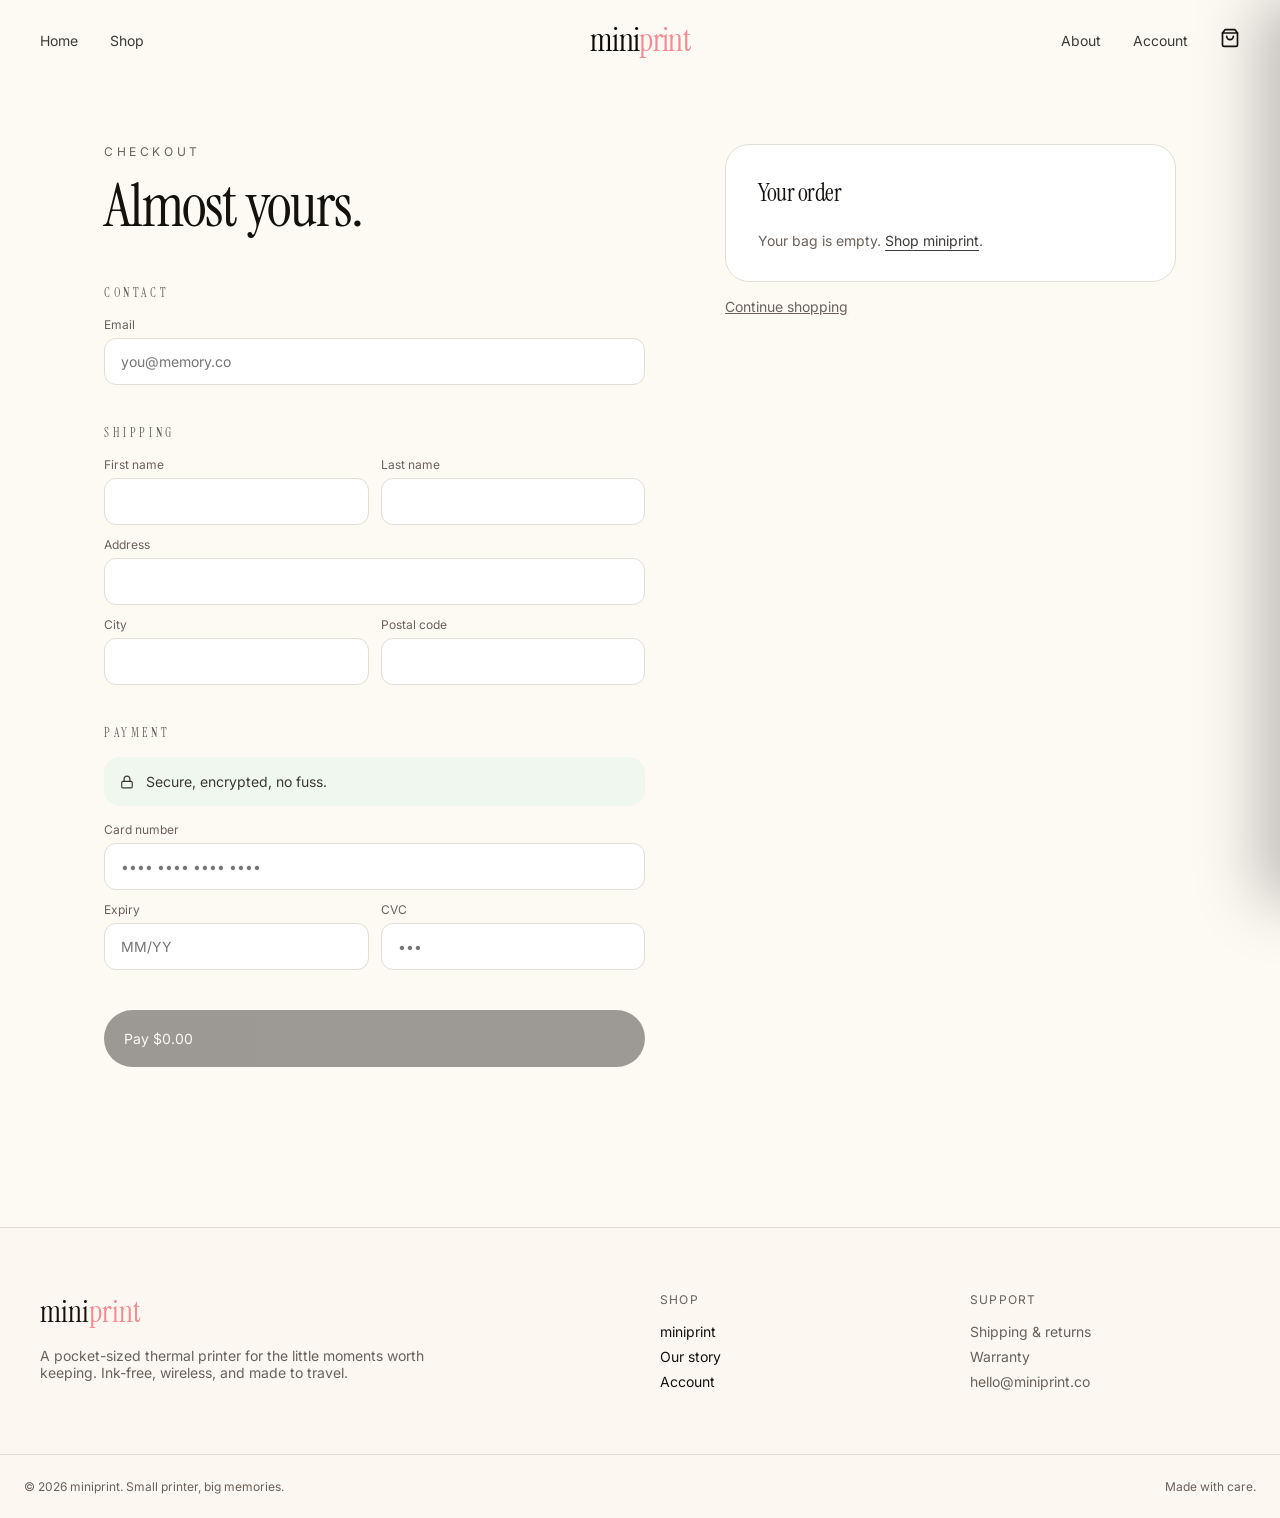
<file: checkout.html>
<!doctype html>
<html lang="en">
<head>
<meta charset="utf-8" />
<meta name="viewport" content="width=device-width, initial-scale=1" />
<title>Checkout — miniprint</title>
<meta name="robots" content="noindex" />
<link rel="stylesheet" href="style.css" />
</head>
<body>

<header class="site-header">
  <div class="nav-inner">
    <div class="nav-left">
      <button class="menu-btn" aria-label="Menu">
        <svg viewBox="0 0 24 24" fill="none" stroke="currentColor" stroke-width="2" stroke-linecap="round" width="20" height="20"><path d="M4 6h16M4 12h16M4 18h16"/></svg>
      </button>
      <nav class="nav-links">
        <a href="index.html" class="nav-link">Home</a>
        <a href="product.html" class="nav-link">Shop</a>
      </nav>
    </div>
    <a href="index.html" class="nav-logo">mini<span class="text-blush-deep">print</span></a>
    <div class="nav-right">
      <nav class="nav-links">
        <a href="about.html" class="nav-link">About</a>
        <a href="account.html" class="nav-link">Account</a>
      </nav>
      <button class="cart-btn" aria-label="Cart">
        <svg viewBox="0 0 24 24" fill="none" stroke="currentColor" stroke-width="2" stroke-linecap="round" stroke-linejoin="round" width="20" height="20"><path d="M6 2 3 6v14a2 2 0 0 0 2 2h14a2 2 0 0 0 2-2V6l-3-4Z"/><path d="M3 6h18"/><path d="M16 10a4 4 0 0 1-8 0"/></svg>
        <span class="cart-badge">0</span>
      </button>
    </div>
  </div>
  <div class="mobile-menu">
    <div class="mobile-menu-inner">
      <a href="index.html">Home</a>
      <a href="product.html">Shop</a>
      <a href="about.html">About</a>
      <a href="account.html">Account</a>
    </div>
  </div>
</header>

<main>

<div id="checkoutView" class="container-md">
  <div class="checkout-layout">
    <form class="checkout-form" id="checkoutForm">
      <div>
        <p class="product-eyebrow">Checkout</p>
        <h1 class="checkout-title">Almost yours.</h1>
      </div>

      <section>
        <h2 class="form-section-title">Contact</h2>
        <div class="field">
          <label>
            <span class="field-label">Email</span>
            <input type="email" placeholder="you@memory.co" required />
          </label>
        </div>
      </section>

      <section>
        <h2 class="form-section-title">Shipping</h2>
        <div class="field-grid two">
          <div class="field"><label><span class="field-label">First name</span><input type="text" required /></label></div>
          <div class="field"><label><span class="field-label">Last name</span><input type="text" required /></label></div>
          <div class="field span-2"><label><span class="field-label">Address</span><input type="text" required /></label></div>
          <div class="field"><label><span class="field-label">City</span><input type="text" required /></label></div>
          <div class="field"><label><span class="field-label">Postal code</span><input type="text" required /></label></div>
        </div>
      </section>

      <section>
        <h2 class="form-section-title">Payment</h2>
        <div class="secure-note">
          <svg viewBox="0 0 24 24" fill="none" stroke="currentColor" stroke-width="2" stroke-linecap="round" stroke-linejoin="round" width="14" height="14"><rect x="3" y="11" width="18" height="11" rx="2"/><path d="M7 11V7a5 5 0 0 1 10 0v4"/></svg>
          Secure, encrypted, no fuss.
        </div>
        <div class="field-grid" style="margin-top:1rem;">
          <div class="field"><label><span class="field-label">Card number</span><input type="text" placeholder="•••• •••• •••• ••••" required /></label></div>
          <div class="field-grid two">
            <div class="field"><label><span class="field-label">Expiry</span><input type="text" placeholder="MM/YY" required /></label></div>
            <div class="field"><label><span class="field-label">CVC</span><input type="text" placeholder="•••" required /></label></div>
          </div>
        </div>
      </section>

      <button type="submit" class="btn btn-primary" id="payBtn" style="width:100%;padding:1.25rem;">Pay $0.00</button>
    </form>

    <aside class="summary-sticky">
      <div class="order-summary">
        <h2 class="summary-title">Your order</h2>
        <div id="summaryContent"></div>
      </div>
      <a href="product.html" class="continue-link" style="display:inline-block;">Continue shopping</a>
    </aside>
  </div>
</div>

<div id="thankYouView" class="thankyou" style="display:none;">
  <div class="thankyou-inner">
    <div class="thankyou-check"><svg viewBox="0 0 24 24" fill="none" stroke="currentColor" stroke-width="2" stroke-linecap="round" stroke-linejoin="round" width="24" height="24"><path d="M20 6 9 17l-5-5"/></svg></div>
    <h1>Thank you.</h1>
    <p>Your miniprint is on its way. We've sent a confirmation to your inbox.</p>
    <a href="index.html" class="btn btn-primary">Back home</a>
  </div>
</div>

</main>

<footer class="site-footer">
  <div class="footer-grid">
    <div class="footer-brand">
      <p class="footer-logo">mini<span class="text-blush-deep">print</span></p>
      <p class="footer-desc">A pocket-sized thermal printer for the little moments worth keeping. Ink-free, wireless, and made to travel.</p>
    </div>
    <div>
      <p class="footer-heading">Shop</p>
      <ul class="footer-links">
        <li><a href="product.html">miniprint</a></li>
        <li><a href="about.html">Our story</a></li>
        <li><a href="account.html">Account</a></li>
      </ul>
    </div>
    <div>
      <p class="footer-heading">Support</p>
      <ul class="footer-links muted">
        <li>Shipping & returns</li>
        <li>Warranty</li>
        <li>hello@miniprint.co</li>
      </ul>
    </div>
  </div>
  <div class="footer-bottom">
    <div class="footer-bottom-inner">
      <span>© 2026 miniprint. Small printer, big memories.</span>
      <span>Made with care.</span>
    </div>
  </div>
</footer>

<div class="cart-overlay"></div>
<aside class="cart-drawer">
  <div class="cart-head">
    <h3 style="font-family:var(--font-display);font-size:1.5rem;">Your bag</h3>
    <button class="cart-close" aria-label="Close">
      <svg viewBox="0 0 24 24" fill="none" stroke="currentColor" stroke-width="2" stroke-linecap="round" stroke-linejoin="round" width="18" height="18"><path d="M18 6 6 18M6 6l12 12"/></svg>
    </button>
  </div>
  <div class="cart-body"></div>
  <div class="cart-footer">
    <div class="cart-subtotal"><span>Subtotal</span><span>$0.00</span></div>
    <a href="checkout.html" class="btn-primary" style="display:block;text-align:center;">Checkout</a>
    <p class="cart-footer-note">Free shipping · 30-day returns</p>
  </div>
</aside>

<script src="main.js"></script>
<script src="checkout.js"></script>
</body>
</html>
</file>
<file: style.css>
/* ==========================================================================
   miniprint — static site styles
   ========================================================================== */

@import url('https://fonts.googleapis.com/css2?family=Instrument+Serif:ital@0;1&family=Inter:wght@300;400;500;600&display=swap');

:root {
  --radius: 1rem;

  --background: oklch(0.985 0.008 80);
  --foreground: oklch(0.18 0.01 60);
  --card: oklch(1 0 0);
  --muted: oklch(0.96 0.01 80);
  --muted-foreground: oklch(0.5 0.02 60);
  --border: oklch(0.9 0.01 80);

  --mint: oklch(0.9 0.06 170);
  --mint-deep: oklch(0.72 0.09 170);
  --blush: oklch(0.9 0.05 15);
  --blush-deep: oklch(0.75 0.13 15);
  --cream: oklch(0.98 0.01 80);
  --ink: oklch(0.15 0.01 60);

  --font-display: "Instrument Serif", serif;
  --font-sans: "Inter", sans-serif;

  --ease: cubic-bezier(0.22, 1, 0.36, 1);
}

/* ---------- reset ---------- */
* { box-sizing: border-box; margin: 0; padding: 0; border-color: var(--border); }
html { scroll-behavior: smooth; }
body {
  background-color: var(--background);
  color: var(--foreground);
  font-family: var(--font-sans);
  -webkit-font-smoothing: antialiased;
  overflow-x: hidden;
}
img { display: block; max-width: 100%; }
a { color: inherit; text-decoration: none; }
button { font: inherit; color: inherit; background: none; border: none; cursor: pointer; }
input { font: inherit; }
ul { list-style: none; }
h1, h2, h3, h4 { font-family: var(--font-display); letter-spacing: -0.02em; font-weight: 400; }
em { font-style: italic; }

.italic { font-style: italic; }
.text-blush-deep { color: var(--blush-deep); }
.text-mint-deep { color: var(--mint-deep); }
.text-balance { text-wrap: balance; }

/* ---------- layout helpers ---------- */
.container {
  max-width: 80rem; /* 7xl */
  margin-inline: auto;
  padding-inline: 1.5rem;
}
@media (min-width: 768px) { .container { padding-inline: 2.5rem; } }

.container-narrow { max-width: 64rem; margin-inline: auto; padding-inline: 1.5rem; }
@media (min-width: 768px) { .container-narrow { padding-inline: 2.5rem; } }

.container-md { max-width: 72rem; margin-inline: auto; padding-inline: 1.5rem; }
@media (min-width: 768px) { .container-md { padding-inline: 2.5rem; } }

.section { padding-block: 7rem; }
@media (min-width: 768px) { .section { padding-block: 10rem; } }

/* ---------- buttons ---------- */
.btn {
  display: inline-flex;
  align-items: center;
  gap: 0.75rem;
  border-radius: 999px;
  font-size: 0.875rem;
  transition: background-color .25s ease, color .25s ease, opacity .25s ease;
  white-space: nowrap;
}
.btn-primary {
  background: var(--ink);
  color: var(--cream);
  padding: 0.85rem 1.75rem;
}
.btn-primary:hover { background: color-mix(in oklch, var(--ink) 90%, white); }
.btn-primary:disabled { opacity: .4; cursor: not-allowed; }
.btn-pill-icon {
  background: var(--ink);
  color: var(--cream);
  padding-left: 1.5rem;
  padding-right: 0.5rem;
  padding-block: 0.5rem;
}
.btn-pill-icon .icon-circle {
  display: grid;
  place-items: center;
  height: 2.25rem;
  width: 2.25rem;
  border-radius: 999px;
  background: var(--cream);
  color: var(--ink);
  transition: transform .3s ease;
}
.btn-pill-icon:hover .icon-circle { transform: translateX(4px); }
.btn-underline { font-size: 0.875rem; text-decoration: underline; text-underline-offset: 4px; color: color-mix(in oklch, var(--ink) 80%, transparent); }

/* ---------- reveal-on-scroll ---------- */
.reveal {
  opacity: 0;
  transform: translateY(40px);
  transition: opacity .9s var(--ease), transform .9s var(--ease);
}
.reveal.is-visible { opacity: 1; transform: translateY(0); }
.reveal-delay-1 { transition-delay: .1s; }
.reveal-delay-2 { transition-delay: .15s; }
.reveal-delay-3 { transition-delay: .2s; }

/* ==========================================================================
   Header / Nav
   ========================================================================== */
.site-header {
  position: fixed;
  inset-inline: 0;
  top: 0;
  z-index: 50;
  background: transparent;
  transition: background-color .5s ease, backdrop-filter .5s ease;
  animation: headerIn .7s var(--ease) both;
}
@keyframes headerIn { from { opacity: 0; transform: translateY(-30px); } to { opacity: 1; transform: translateY(0); } }
.site-header.scrolled {
  background: color-mix(in oklch, var(--cream) 70%, transparent);
  backdrop-filter: blur(20px);
  border-bottom: 1px solid color-mix(in oklch, var(--border) 60%, transparent);
}
.nav-inner {
  margin-inline: auto;
  max-width: 80rem;
  padding-inline: 1.5rem;
  height: 4rem;
  display: grid;
  grid-template-columns: minmax(0,1fr) auto minmax(0,1fr);
  align-items: center;
  gap: 1rem;
}
@media (min-width: 768px) { .nav-inner { padding-inline: 2.5rem; height: 5rem; } }

.nav-left { display: flex; align-items: center; gap: 0.5rem; }
.nav-links { display: none; align-items: center; gap: 2rem; font-size: 0.875rem; color: color-mix(in oklch, var(--ink) 80%, transparent); }
@media (min-width: 768px) { .nav-links { display: flex; } }
.nav-link { position: relative; }
.nav-link::after {
  content: ""; position: absolute; left: 0; bottom: -4px; height: 1px; width: 0;
  background: var(--ink); transition: width .3s ease;
}
.nav-link:hover::after { width: 100%; }
.nav-link:hover { color: var(--ink); }

.nav-logo {
  justify-self: center;
  font-family: var(--font-display);
  font-size: 1.75rem;
  letter-spacing: -0.02em;
  color: var(--ink);
}
@media (min-width: 768px) { .nav-logo { font-size: 2rem; } }

.nav-right { display: flex; align-items: center; justify-content: flex-end; gap: 1.5rem; }

.menu-btn { display: inline-flex; padding: 0.5rem; margin-left: -0.5rem; }
@media (min-width: 768px) { .menu-btn { display: none; } }

.cart-btn { position: relative; padding: 0.5rem; margin-right: -0.5rem; transition: color .25s ease; }
.cart-btn:hover { color: var(--blush-deep); }
.cart-badge {
  position: absolute; top: -2px; right: -2px; height: 1rem; min-width: 1rem; padding-inline: 0.25rem;
  border-radius: 999px; background: var(--ink); color: var(--cream);
  font-size: 0.625rem; font-weight: 500; display: grid; place-items: center;
}

.mobile-menu {
  display: none;
  overflow: hidden;
  background: var(--cream);
  border-bottom: 1px solid var(--border);
  max-height: 0;
  transition: max-height .35s var(--ease);
}
.mobile-menu.open { max-height: 260px; }
@media (min-width: 768px) { .mobile-menu { display: none !important; } }
.mobile-menu-inner { padding: 1rem 1.5rem; display: flex; flex-direction: column; gap: 0.25rem; }
.mobile-menu-inner a { padding: 0.5rem 0; color: color-mix(in oklch, var(--ink) 80%, transparent); }

main { padding-top: 4rem; }
@media (min-width: 768px) { main { padding-top: 5rem; } }

/* ==========================================================================
   Footer
   ========================================================================== */
.site-footer { border-top: 1px solid var(--border); background: var(--cream); margin-top: 6rem; }
.footer-grid {
  margin-inline: auto; max-width: 80rem; padding: 4rem 1.5rem;
  display: grid; gap: 2.5rem;
}
@media (min-width: 768px) { .footer-grid { grid-template-columns: repeat(4, 1fr); padding: 4rem 2.5rem; } }
.footer-brand { grid-column: span 1; }
@media (min-width: 768px) { .footer-brand { grid-column: span 2; } }
.footer-logo { font-family: var(--font-display); font-size: 1.875rem; }
.footer-desc { margin-top: 1rem; max-width: 24rem; font-size: 0.875rem; color: var(--muted-foreground); }
.footer-heading { font-size: 0.75rem; text-transform: uppercase; letter-spacing: 0.1em; color: var(--muted-foreground); margin-bottom: 1rem; }
.footer-links { display: flex; flex-direction: column; gap: 0.5rem; font-size: 0.875rem; }
.footer-links.muted li { color: var(--muted-foreground); }
.footer-bottom { border-top: 1px solid var(--border); }
.footer-bottom-inner {
  margin-inline: auto; max-width: 80rem; padding: 1.5rem; display: flex; flex-wrap: wrap;
  justify-content: space-between; gap: 0.5rem; font-size: 0.75rem; color: var(--muted-foreground);
}

/* ==========================================================================
   Mini cart drawer
   ========================================================================== */
.cart-overlay {
  position: fixed; inset: 0; z-index: 70; background: color-mix(in oklch, var(--ink) 40%, transparent);
  backdrop-filter: blur(4px); opacity: 0; pointer-events: none; transition: opacity .3s ease;
}
.cart-overlay.open { opacity: 1; pointer-events: auto; }

.cart-drawer {
  position: fixed; top: 0; right: 0; bottom: 0; z-index: 80; width: 100%;
  background: var(--cream); box-shadow: -20px 0 60px rgba(0,0,0,0.25);
  display: flex; flex-direction: column;
  transform: translateX(100%); transition: transform .4s var(--ease);
}
@media (min-width: 640px) { .cart-drawer { width: 440px; } }
.cart-drawer.open { transform: translateX(0); }

.cart-head { display: flex; align-items: center; justify-content: space-between; padding: 1.25rem 1.5rem; border-bottom: 1px solid var(--border); }
.cart-body { flex: 1; overflow-y: auto; padding: 1rem 1.5rem; }
.cart-empty { height: 100%; display: grid; place-items: center; text-align: center; color: var(--muted-foreground); font-size: 0.875rem; }
.cart-empty p.big { font-family: var(--font-display); font-size: 1.875rem; color: var(--ink); margin-bottom: 0.5rem; }

.cart-item { padding: 1.25rem 0; display: flex; gap: 1rem; border-bottom: 1px solid var(--border); }
.cart-item:last-child { border-bottom: none; }
.cart-item img { height: 5rem; width: 5rem; border-radius: 0.75rem; object-fit: cover; background: color-mix(in oklch, var(--mint) 40%, transparent); flex-shrink: 0; }
.cart-item-info { flex: 1; min-width: 0; }
.cart-item-top { display: flex; justify-content: space-between; gap: 0.5rem; }
.cart-item-name { font-size: 0.875rem; font-weight: 500; white-space: nowrap; overflow: hidden; text-overflow: ellipsis; }
.cart-item-bottom { margin-top: 0.75rem; display: flex; align-items: center; justify-content: space-between; }
.qty-control { display: inline-flex; align-items: center; border: 1px solid var(--border); border-radius: 999px; }
.qty-control button { padding: 0.5rem; }
.qty-control span { width: 1.5rem; text-align: center; font-size: 0.75rem; }
.remove-btn { font-size: 0.75rem; color: var(--muted-foreground); text-decoration: underline; }

.cart-footer { border-top: 1px solid var(--border); padding: 1.5rem; background: color-mix(in oklch, white 60%, transparent); }
.cart-subtotal { display: flex; justify-content: space-between; font-size: 0.875rem; margin-bottom: 1rem; }
.cart-footer .btn-primary { display: block; width: 100%; text-align: center; padding: 1rem; }
.cart-footer-note { margin-top: 0.75rem; text-align: center; font-size: 0.6875rem; color: var(--muted-foreground); }

/* ==========================================================================
   Home page
   ========================================================================== */
.hero {
  position: relative; height: 100svh; overflow: hidden; background: var(--cream); margin-top: -4rem;
}
@media (min-width: 768px) { .hero { margin-top: -5rem; } }
.hero-bg {
  position: absolute; inset: 0; will-change: transform;
}
.hero-bg .art-block { height: 100%; width: 100%; }
.hero-bg::after {
  content: ""; position: absolute; inset: 0;
  background: linear-gradient(to bottom, color-mix(in oklch, var(--cream) 40%, transparent), transparent, var(--cream));
}
.hero-content {
  position: relative; z-index: 10; height: 100%; display: flex; flex-direction: column; justify-content: flex-end;
  padding-bottom: 5rem; padding-inline: 1.5rem; max-width: 80rem; margin-inline: auto;
}
@media (min-width: 768px) { .hero-content { padding-bottom: 7rem; padding-inline: 4rem; } }
.hero-eyebrow {
  font-size: 0.75rem; text-transform: uppercase; letter-spacing: 0.3em; color: color-mix(in oklch, var(--ink) 70%, transparent);
  margin-bottom: 1.5rem; opacity: 0; animation: fadeUp .9s var(--ease) .4s forwards;
}
.hero-title {
  font-size: 15vw; line-height: 0.9; letter-spacing: -0.02em; color: var(--ink);
  opacity: 0; animation: fadeUp 1.1s var(--ease) .6s forwards;
}
@media (min-width: 768px) { .hero-title { font-size: 9vw; } }
.hero-cta { margin-top: 2.5rem; display: flex; flex-wrap: wrap; align-items: center; gap: 1rem;
  opacity: 0; animation: fadeUp .9s var(--ease) .9s forwards; }
@keyframes fadeUp { from { opacity: 0; transform: translateY(24px); } to { opacity: 1; transform: translateY(0); } }

.scroll-cue {
  position: absolute; bottom: 2rem; left: 50%; transform: translateX(-50%);
  display: flex; flex-direction: column; align-items: center; gap: 0.5rem;
  font-size: 0.625rem; letter-spacing: 0.3em; color: color-mix(in oklch, var(--ink) 60%, transparent);
  opacity: 0; animation: fadeIn 1s ease 1.4s forwards;
}
@keyframes fadeIn { to { opacity: 1; } }
.scroll-line { height: 2rem; width: 1px; background: color-mix(in oklch, var(--ink) 40%, transparent); animation: pulse 2s ease-in-out infinite; }
@keyframes pulse { 0%,100% { opacity: 1; } 50% { opacity: .3; } }

.marquee-wrap { border-block: 1px solid var(--border); background: var(--ink); color: var(--cream); overflow: hidden; }
.marquee-track { display: flex; white-space: nowrap; gap: 4rem; padding-block: 1rem; font-family: var(--font-display); font-size: 1.5rem; font-style: italic; animation: marquee 40s linear infinite; width: max-content; }
@keyframes marquee { from { transform: translateX(0); } to { transform: translateX(-50%); } }
.marquee-item { display: flex; align-items: center; gap: 4rem; }

.split-row { display: grid; gap: 3rem; align-items: center; }
@media (min-width: 768px) { .split-row { grid-template-columns: 1fr 1fr; gap: 6rem; } }
.eyebrow { font-size: 0.75rem; text-transform: uppercase; letter-spacing: 0.3em; color: var(--muted-foreground); margin-bottom: 1.5rem; }
.h2-big { font-size: 2.75rem; line-height: 1; }
@media (min-width: 768px) { .h2-big { font-size: 4.5rem; } }
.lede { margin-top: 2rem; font-size: 1.125rem; color: var(--muted-foreground); max-width: 28rem; }
.check-list { margin-top: 2rem; display: flex; flex-direction: column; gap: 0.75rem; font-size: 0.875rem; }
.check-list li { display: flex; align-items: center; gap: 0.75rem; }
.check-list svg { color: var(--mint-deep); flex-shrink: 0; }

.art-frame { position: relative; aspect-ratio: 4 / 5; border-radius: 1.5rem; overflow: hidden; }
.art-frame.mint { background: color-mix(in oklch, var(--mint) 30%, var(--cream)); }
.art-frame.blush { background: color-mix(in oklch, var(--blush) 30%, var(--cream)); }
.order-2-md { }
@media (min-width: 768px) { .order-2-md { order: 2; } .order-1-md { order: 1; } }

/* feature widget */
.feature-grid { margin-top: 4rem; display: grid; gap: 2.5rem; align-items: center; }
@media (min-width: 768px) { .feature-grid { grid-template-columns: 1fr 1.1fr; gap: 4rem; } }
.feature-list { display: flex; flex-direction: column; gap: 0.75rem; }
.feature-item {
  width: 100%; text-align: left; border-radius: 1rem; padding: 1.5rem; border: 1px solid transparent;
  transition: all .5s ease; background: transparent;
}
.feature-item:hover { background: color-mix(in oklch, white 60%, transparent); }
.feature-item.active { background: white; border-color: color-mix(in oklch, var(--ink) 20%, transparent); box-shadow: 0 20px 60px -30px rgba(0,0,0,0.25); }
.feature-item-head { display: flex; align-items: center; gap: 1rem; }
.feature-icon { height: 2.5rem; width: 2.5rem; border-radius: 999px; display: grid; place-items: center; flex-shrink: 0; }
.feature-icon.mint { background: color-mix(in oklch, var(--mint) 50%, transparent); }
.feature-icon.blush { background: color-mix(in oklch, var(--blush) 50%, transparent); }
.feature-title { font-size: 1.5rem; }
.feature-body-wrap { overflow: hidden; max-height: 0; opacity: 0; transition: max-height .4s ease, opacity .4s ease; }
.feature-item.active .feature-body-wrap { max-height: 6rem; opacity: 1; }
.feature-body { padding-top: 1rem; padding-left: 3.5rem; font-size: 0.875rem; color: var(--muted-foreground); }
.feature-visual { position: relative; aspect-ratio: 1 / 1; border-radius: 1.5rem; overflow: hidden; transition: background-color .5s ease; }
.feature-visual.mint { background: color-mix(in oklch, var(--mint) 50%, transparent); }
.feature-visual.blush { background: color-mix(in oklch, var(--blush) 50%, transparent); }
.feature-visual-badge {
  position: absolute; top: 1.5rem; left: 1.5rem; height: 3rem; width: 3rem; border-radius: 999px;
  background: color-mix(in oklch, var(--cream) 90%, transparent); display: grid; place-items: center;
}

.gallery-hero { margin-top: 3.5rem; position: relative; aspect-ratio: 4/3; border-radius: 1.5rem; overflow: hidden; }
@media (min-width: 768px) { .gallery-hero { aspect-ratio: 16/10; } }
.gallery-strip { margin-top: 2rem; display: grid; gap: 1.5rem; }
@media (min-width: 768px) { .gallery-strip { grid-template-columns: repeat(3, 1fr); } }
.gallery-thumb { aspect-ratio: 4/5; border-radius: 1rem; overflow: hidden; background: var(--muted); }
.gallery-thumb .art-block { transition: transform 1s ease; }
.gallery-thumb:hover .art-block { transform: scale(1.05); }

.testimonials-section { background: var(--ink); color: var(--cream); }
.testimonial-grid { margin-top: 4rem; display: grid; gap: 1.5rem; }
@media (min-width: 768px) { .testimonial-grid { grid-template-columns: repeat(3, 1fr); } }
.testimonial-card { border: 1px solid color-mix(in oklch, var(--cream) 15%, transparent); border-radius: 1rem; padding: 2rem; height: 100%; display: flex; flex-direction: column; }
.stars { display: flex; gap: 0.25rem; margin-bottom: 1.5rem; color: var(--blush); }
.testimonial-quote { font-family: var(--font-display); font-style: italic; font-size: 1.5rem; line-height: 1.3; flex: 1; }
.testimonial-author { margin-top: 1.5rem; font-size: 0.75rem; text-transform: uppercase; letter-spacing: 0.1em; color: color-mix(in oklch, var(--cream) 50%, transparent); }

.closing-cta { padding-block: 8rem; text-align: center; max-width: 56rem; margin-inline: auto; }
@media (min-width: 768px) { .closing-cta { padding-block: 12rem; } }
.closing-cta h2 { font-size: 3.5rem; line-height: 0.95; }
@media (min-width: 768px) { .closing-cta h2 { font-size: 6rem; } }
.closing-cta .btn-pill-icon { margin-top: 3rem; padding-left: 2rem; font-size: 1rem; }
.closing-cta .icon-circle { height: 2.5rem; width: 2.5rem; }

.quick-buy {
  position: fixed; bottom: 1rem; left: 1rem; right: 1rem; z-index: 40;
  transform: translateY(120%); opacity: 0; transition: transform .5s var(--ease), opacity .5s var(--ease);
}
@media (min-width: 768px) { .quick-buy { left: auto; right: 1.5rem; bottom: 1.5rem; width: 400px; } }
.quick-buy.show { transform: translateY(0); opacity: 1; }
.quick-buy-inner {
  display: grid; grid-template-columns: auto minmax(0,1fr) auto; align-items: center; gap: 0.75rem;
  background: color-mix(in oklch, var(--ink) 95%, transparent); backdrop-filter: blur(8px); color: var(--cream);
  border-radius: 999px; padding: 0.5rem; box-shadow: 0 25px 50px -12px rgba(0,0,0,0.4);
}
.quick-buy-inner img, .quick-buy-inner .art-block { height: 2.75rem; width: 2.75rem; border-radius: 999px; flex-shrink: 0; }
.quick-buy-text p:first-child { font-size: 0.875rem; font-weight: 500; white-space: nowrap; overflow: hidden; text-overflow: ellipsis; }
.quick-buy-text p:last-child { font-size: 0.6875rem; color: color-mix(in oklch, var(--cream) 60%, transparent); white-space: nowrap; overflow: hidden; text-overflow: ellipsis; }
.quick-buy-btn {
  flex-shrink: 0; display: inline-flex; align-items: center; gap: 0.5rem; background: var(--cream); color: var(--ink);
  padding: 0.65rem 1rem; border-radius: 999px; font-size: 0.75rem; font-weight: 500; transition: background-color .25s ease;
}
.quick-buy-btn:hover { background: var(--mint); }

/* ==========================================================================
   Decorative art blocks (placeholders standing in for photography)
   ========================================================================== */
.art-block {
  position: relative; width: 100%; height: 100%; overflow: hidden;
  display: grid; place-items: center;
}
.art-block::before { content: ""; position: absolute; inset: 0; opacity: .5; }
.art-block svg { position: relative; z-index: 1; width: 40%; height: 40%; opacity: .85; }
.art-poster { background: url("images/poster-hero.jpeg") center/cover no-repeat; }
.art-hero { background: url("images/product-box.jpeg") center/cover no-repeat; }
.art-woman { background: url("images/woman-cat.jpeg") center/cover no-repeat; }
.art-lifestyle { background: url("images/lifestyle-side.jpeg") center/cover no-repeat; }
.art-features { background: url("images/grid-9.jpeg") center/cover no-repeat; }
.art-gallery { background: url("images/cat-print-closeup.jpeg") center/cover no-repeat; }

/* ==========================================================================
   Product page
   ========================================================================== */
.product-layout { display: grid; gap: 2.5rem; padding-block: 2.5rem 4rem; }
@media (min-width: 1024px) { .product-layout { grid-template-columns: 1.15fr 1fr; gap: 4rem; padding-block: 4rem; } }
.gallery-main { aspect-ratio: 1/1; border-radius: 1.5rem; overflow: hidden; background: color-mix(in oklch, var(--mint) 30%, transparent); }
@media (min-width: 1024px) { .gallery-sticky { position: sticky; top: 6rem; align-self: start; } }
.gallery-thumbs { margin-top: 1rem; display: grid; grid-template-columns: repeat(5, 1fr); gap: 0.75rem; }
.thumb-btn { aspect-ratio: 1/1; border-radius: 0.75rem; overflow: hidden; border: 2px solid transparent; opacity: .7; transition: all .25s ease; }
.thumb-btn.active { border-color: var(--ink); opacity: 1; }
.thumb-btn:hover { opacity: 1; }

.product-eyebrow { font-size: 0.75rem; text-transform: uppercase; letter-spacing: 0.3em; color: var(--muted-foreground); }
.product-title { margin-top: 0.75rem; font-size: 3.5rem; line-height: 0.95; }
@media (min-width: 768px) { .product-title { font-size: 4.5rem; } }
.price-row { margin-top: 1.5rem; display: flex; align-items: center; gap: 1rem; }
.price-now { font-family: var(--font-display); font-size: 1.5rem; }
.price-was { font-size: 0.875rem; color: var(--muted-foreground); text-decoration: line-through; }
.price-save { font-size: 0.75rem; background: var(--mint); color: var(--ink); padding: 0.25rem 0.5rem; border-radius: 999px; }

.color-label { font-size: 0.75rem; text-transform: uppercase; letter-spacing: 0.1em; color: var(--muted-foreground); margin-bottom: 0.75rem; }
.color-swatches { display: flex; gap: 0.75rem; }
.swatch { height: 2.5rem; width: 2.5rem; border-radius: 999px; border: 2px solid var(--border); transition: all .2s ease; display: grid; place-items: center; }
.swatch.active { border-color: var(--ink); transform: scale(1.1); }

.add-to-bag { margin-top: 2.5rem; width: 100%; justify-content: center; padding: 1.25rem; }

.trust-grid { margin-top: 1.5rem; display: grid; grid-template-columns: repeat(3, 1fr); gap: 0.75rem; font-size: 0.6875rem; color: var(--muted-foreground); }
.trust-item { display: flex; flex-direction: column; align-items: center; gap: 0.5rem; padding-block: 0.75rem; border: 1px solid var(--border); border-radius: 0.75rem; }

.accordion { margin-top: 2.5rem; border-block: 1px solid var(--border); }
.acc-item { border-bottom: 1px solid var(--border); }
.acc-item:last-child { border-bottom: none; }
.acc-trigger { width: 100%; display: flex; align-items: center; justify-content: space-between; padding-block: 1.25rem; text-align: left; }
.acc-trigger span { font-size: 0.875rem; font-weight: 500; }
.acc-trigger svg { transition: transform .3s ease; }
.acc-item.open .acc-trigger svg { transform: rotate(180deg); }
.acc-panel { max-height: 0; overflow: hidden; transition: max-height .35s ease; }
.acc-item.open .acc-panel { max-height: 10rem; }
.acc-panel p { padding-bottom: 1.25rem; font-size: 0.875rem; color: var(--muted-foreground); max-width: 32rem; }

/* ==========================================================================
   About page
   ========================================================================== */
.about-hero { position: relative; height: 70svh; overflow: hidden; }
.about-hero::after { content: ""; position: absolute; inset: 0; background: linear-gradient(to bottom, color-mix(in oklch, var(--cream) 60%, transparent), var(--cream)); }
.about-hero-content { position: relative; z-index: 2; height: 100%; max-width: 64rem; margin-inline: auto; padding-inline: 1.5rem; display: flex; flex-direction: column; justify-content: flex-end; padding-bottom: 4rem; }
@media (min-width: 768px) { .about-hero-content { padding-inline: 2.5rem; } }
.about-hero h1 { font-size: 3.5rem; line-height: 0.95; max-width: 48rem; }
@media (min-width: 768px) { .about-hero h1 { font-size: 6rem; } }

.about-copy { padding-block: 6rem; display: flex; flex-direction: column; gap: 2.5rem; font-size: 1.125rem; line-height: 1.7; color: color-mix(in oklch, var(--ink) 80%, transparent); }
@media (min-width: 768px) { .about-copy { padding-block: 8rem; } }
.about-copy .lead { font-family: var(--font-display); font-style: italic; font-size: 1.75rem; color: var(--ink); }
@media (min-width: 768px) { .about-copy .lead { font-size: 2rem; } }

.about-images { padding-bottom: 8rem; display: grid; gap: 1.5rem; }
@media (min-width: 768px) { .about-images { grid-template-columns: 1fr 1fr; } }
.about-images .art-frame { aspect-ratio: 4/5; }

.about-cta { background: var(--ink); color: var(--cream); padding-block: 6rem; text-align: center; }
.about-cta-inner { max-width: 48rem; margin-inline: auto; padding-inline: 1.5rem; }
.about-cta h2 { font-size: 3rem; line-height: 1; }
@media (min-width: 768px) { .about-cta h2 { font-size: 3.75rem; } }
.about-cta p { margin-top: 2rem; color: color-mix(in oklch, var(--cream) 70%, transparent); max-width: 36rem; margin-inline: auto; }

/* ==========================================================================
   Account page
   ========================================================================== */
.account-header { display: flex; align-items: flex-end; justify-content: space-between; flex-wrap: wrap; gap: 1rem; padding-top: 2.5rem; }
@media (min-width: 768px) { .account-header { padding-top: 4rem; } }
.account-header h1 { font-size: 3rem; margin-top: 0.5rem; }
@media (min-width: 768px) { .account-header h1 { font-size: 3.75rem; } }
.account-layout { margin-top: 3rem; display: grid; gap: 2rem; padding-bottom: 4rem; }
@media (min-width: 768px) { .account-layout { grid-template-columns: 260px 1fr; } }
.account-nav { display: flex; flex-direction: column; gap: 0.25rem; }
.account-nav-item { width: 100%; display: flex; align-items: center; justify-content: space-between; gap: 0.75rem; padding: 0.75rem 1rem; border-radius: 0.75rem; font-size: 0.875rem; transition: background-color .25s ease; }
.account-nav-item:hover { background: var(--muted); }
.account-nav-item.active { background: var(--ink); color: var(--cream); }
.account-nav-item.active:hover { background: var(--ink); }
.account-nav-item span.label { display: flex; align-items: center; gap: 0.75rem; }

.orders-heading { font-size: 1.875rem; margin-bottom: 1.5rem; }
.order-card {
  border: 1px solid var(--border); border-radius: 1rem; padding: 1.5rem; background: white;
  display: grid; grid-template-columns: auto minmax(0,1fr) auto; gap: 1rem; align-items: center; margin-bottom: 1rem;
}
.order-card img, .order-card .art-block { height: 4rem; width: 4rem; border-radius: 0.75rem; }
.order-top { display: flex; flex-wrap: wrap; align-items: center; gap: 0.5rem; }
.order-id { font-size: 0.875rem; font-weight: 500; }
.order-status { font-size: 0.625rem; text-transform: uppercase; letter-spacing: 0.1em; background: var(--mint); color: var(--ink); padding: 0.125rem 0.5rem; border-radius: 999px; }
.order-meta { font-size: 0.75rem; color: var(--muted-foreground); margin-top: 0.25rem; }
.order-total { text-align: right; }
.order-total .price { font-family: var(--font-display); font-size: 1.125rem; }
.order-total button { display: block; margin-left: auto; font-size: 0.6875rem; color: var(--muted-foreground); text-decoration: underline; margin-top: 0.25rem; }

.refill-banner {
  margin-top: 2.5rem; border-radius: 1.5rem; overflow: hidden; background: color-mix(in oklch, var(--blush) 30%, transparent);
  padding: 2rem; display: grid; gap: 1.5rem; align-items: center;
}
@media (min-width: 768px) { .refill-banner { grid-template-columns: 1fr auto; padding: 2.5rem; } }
.refill-banner .headline { font-family: var(--font-display); font-size: 1.875rem; }
.refill-banner .sub { font-size: 0.875rem; color: var(--muted-foreground); margin-top: 0.5rem; }

/* ==========================================================================
   Checkout page
   ========================================================================== */
.checkout-layout { display: grid; gap: 3rem; padding-block: 2.5rem 4rem; }
@media (min-width: 1024px) { .checkout-layout { grid-template-columns: 1.2fr 1fr; gap: 5rem; padding-block: 4rem; } }
.checkout-form { display: flex; flex-direction: column; gap: 2.5rem; }
.checkout-title { font-size: 3rem; margin-top: 0.5rem; }
@media (min-width: 768px) { .checkout-title { font-size: 3.75rem; } }
.form-section-title { font-size: 0.75rem; text-transform: uppercase; letter-spacing: 0.3em; color: var(--muted-foreground); margin-bottom: 1rem; }
.field-grid { display: grid; gap: 0.75rem; }
@media (min-width: 640px) { .field-grid.two { grid-template-columns: 1fr 1fr; } }
.field label { display: block; }
.field-label { display: block; font-size: 0.75rem; color: var(--muted-foreground); margin-bottom: 0.375rem; }
.field input {
  width: 100%; background: white; border: 1px solid var(--border); border-radius: 0.75rem;
  padding: 0.875rem 1rem; font-size: 0.875rem; outline: none; transition: border-color .25s ease;
}
.field input:focus { border-color: var(--ink); }
.span-2 { grid-column: 1 / -1; }
.secure-note { border-radius: 1rem; background: color-mix(in oklch, var(--mint) 20%, transparent); padding: 1rem; display: flex; align-items: center; gap: 0.75rem; font-size: 0.875rem; color: color-mix(in oklch, var(--ink) 80%, transparent); }

.order-summary { background: white; border: 1px solid var(--border); border-radius: 1.5rem; padding: 1.5rem; }
@media (min-width: 768px) { .order-summary { padding: 2rem; } }
@media (min-width: 1024px) { .summary-sticky { position: sticky; top: 6rem; align-self: start; } }
.summary-title { font-size: 1.5rem; margin-bottom: 1.5rem; }
.summary-item { display: flex; gap: 1rem; margin-bottom: 1rem; }
.summary-item img, .summary-item .art-block { height: 4rem; width: 4rem; border-radius: 0.75rem; flex-shrink: 0; background: color-mix(in oklch, var(--mint) 40%, transparent); }
.summary-item-info { flex: 1; min-width: 0; display: flex; justify-content: space-between; gap: 0.5rem; }
.summary-item-info .name { font-size: 0.875rem; font-weight: 500; }
.summary-item-info .qty { font-size: 0.75rem; color: var(--muted-foreground); }
.summary-rows { margin-top: 1.5rem; padding-top: 1.5rem; border-top: 1px solid var(--border); display: flex; flex-direction: column; gap: 0.5rem; font-size: 0.875rem; }
.summary-row { display: flex; justify-content: space-between; }
.summary-row .muted { color: var(--muted-foreground); }
.summary-total { padding-top: 0.75rem; margin-top: 0.75rem; border-top: 1px solid var(--border); display: flex; justify-content: space-between; }
.summary-total span { font-family: var(--font-display); font-size: 1.25rem; }
.continue-link { margin-top: 1rem; font-size: 0.875rem; color: var(--muted-foreground); text-decoration: underline; }

.thankyou { min-height: 70vh; display: grid; place-items: center; padding-inline: 1.5rem; text-align: center; }
.thankyou-inner { max-width: 28rem; animation: fadeUp .6s var(--ease) both; }
.thankyou-check { margin-inline: auto; height: 4rem; width: 4rem; border-radius: 999px; background: var(--mint); display: grid; place-items: center; margin-bottom: 1.5rem; }
.thankyou h1 { font-size: 3rem; }
@media (min-width: 768px) { .thankyou h1 { font-size: 3.75rem; } }
.thankyou p { margin-top: 1rem; color: var(--muted-foreground); }
.thankyou .btn-primary { margin-top: 2rem; display: inline-block; }

/* misc */
.mt-tight { margin-top: 8rem; }
@media (min-width: 768px) { .mt-tight { margin-top: 10rem; } }

::selection { background: var(--mint); color: var(--ink); }
:focus-visible { outline: 2px solid var(--mint-deep); outline-offset: 2px; }

@media (prefers-reduced-motion: reduce) {
  *, *::before, *::after { animation-duration: 0.01ms !important; animation-iteration-count: 1 !important; transition-duration: 0.01ms !important; }
}

/* Product photography inside art-block placeholders */
.art-block img {
  width: 100%;
  height: 100%;
  object-fit: cover;
  display: block;
  position: relative;
  z-index: 0;
}
</file>
